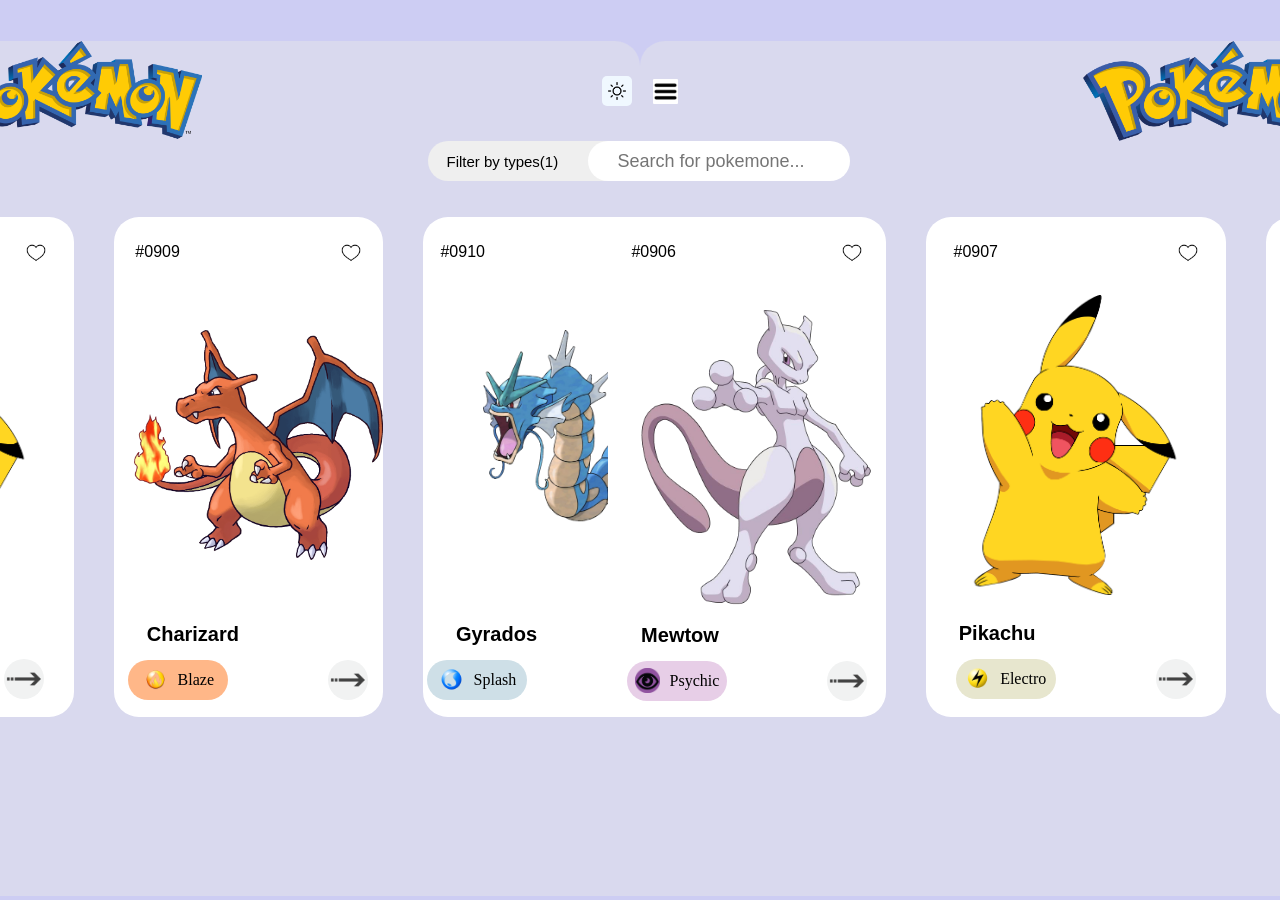
<file: 01_Assignment 1/index.html>
<!doctype html>
<html lang="en">
  <head>
    <meta charset="UTF-8" />
    <meta name="viewport" content="width=device-width, initial-scale=1.0" />
    <title>PokeVerse - Explore Your Favorite Pokémon</title>
    <meta name="description" content="PokeVerse is a Pokémon-themed web page built using HTML and CSS. Explore Pokémon cards, search your favorite characters, and enjoy a clean modern UI design.">
    <link rel="stylesheet" href="style.css" />
    <link
      rel="stylesheet"
      href="https://cdnjs.cloudflare.com/ajax/libs/font-awesome/6.5.1/css/all.min.css"/>
      <link rel="icon" type="image/png" href="./pokeball.png">
  </head>
  <body>
    <div id="container">
      <div id="nav">
        <img id="menubar" src="./images.png" alt="" />
        <img id="pokelogo" src="./pngegg.png" alt="image not found" />
        <div id="nightmode">
          <img id="sun" src="./sun.png" alt="" />
        </div>
      </div>

      <div id="header">
        <input type="text"placeholder="Search for pokemone..."id="inputpoke"/>
        <div id="right">
          <select name="Filter " id="Filter">
            <option>Filter by types(1)</option>
          </select>
          <img src="./sort button.png" alt="not found" id="sortbutton" />
        </div>

      </div>
      <br><br>

      <div id="mainbody">
        <div class="all" id="card1">
          <div id="top"><p id="code">#0906</p> <img id="heart" src="./heart button.png" alt=""> </div> <br>
          <img id="mew" src="./mewtow.png" alt=""><br>
          <h1>Mewtow</h1>
          <div id="bottom">
              <div class="attack">
                <img id="mewatk" src="./energymew.png"alt="">
                <p id="atk_nme">Psychic</p>
              </div>
              <img  id="arrow" src="./arrow.png" alt="">
          </div>
        </div>
        <div class="all" id="card2">
          <div id="top"><p id="code">#0907</p> <img id="heart" src="./heart button.png" alt=""> </div> <br>
          <img id="pika" src="./pikachu (1).png" alt=""><br><br>
          <h1>Pikachu</h1>
          <div id="bottom">
              <div class="attack2">
                <img id="mewatk" src="./pika atk.png"alt="">
                <p id="atk_nme">Electro</p>
              </div>
              <img  id="arrow" src="./arrow.png" alt="">
          </div> 
        </div>
        <div class="all" id="card3">
          <div id="top"><p id="code">#0909</p> <img id="heart" src="./heart button.png" alt=""> </div> <br>
          <img id="chari" src="./charizard.png" alt=""><br><br><br><br>
          <h1>Charizard</h1> 
          <div id="bottom">
              <div class="attack3">
                <img id="mewatk" src="./fire logo.png"alt="">
                <p id="atk_nme">Blaze</p>
              </div>
              <img  id="arrow" src="./arrow.png" alt="">
          </div>
          </div>
          <div class="all" id="card4">
            <div id="top"><p id="code">#0910</p> <img id="heart" src="./heart button.png" alt=""> </div> <br>
          <img id="gly" src="./gly.png" alt=""><br><br><br><br>
          <h1>Gyrados</h1>
          <div id="bottom">
              <div class="attack4">
                <img id="mewatk" src="./splash.png"alt="">
                <p id="atk_nme">Splash</p>
              </div>
              <img  id="arrow" src="./arrow.png" alt="">
          </div>
          </div>
        </div>   
        </div>
    </div>
  </body> 
</html>

<!doctype html>
<html lang="en">
  <head>
    <meta charset="UTF-8" />
    <meta name="viewport" content="width=device-width, initial-scale=1.0" />
    <title>PokeVerse - Explore Your Favorite Pokémon</title>
    <meta name="description" content="PokeVerse is a Pokémon-themed web page built using HTML and CSS. Explore Pokémon cards, search your favorite characters, and enjoy a clean modern UI design.">
    <link rel="stylesheet" href="style.css" />
    <link
      rel="stylesheet"
      href="https://cdnjs.cloudflare.com/ajax/libs/font-awesome/6.5.1/css/all.min.css"/>
      <link rel="icon" type="image/png" href="./pokeball.png">
  </head>
  <body>
    <div id="container">
      <div id="nav">
        <img id="menubar" src="./images.png" alt="" />
        <img id="pokelogo" src="./pngegg.png" alt="image not found" />
        <div id="nightmode">
          <img id="sun" src="./sun.png" alt="" />
        </div>
      </div>

      <div id="header">
        <input type="text"placeholder="Search for pokemone..."id="inputpoke"/>
        <div id="right">
          <select name="Filter " id="Filter">
            <option>Filter by types(1)</option>
          </select>
          <img src="./sort button.png" alt="not found" id="sortbutton" />
        </div>

      </div>
      <br><br>

      <div id="mainbody">
        <div class="all" id="card1">
          <div id="top"><p id="code">#0906</p> <img id="heart" src="./heart button.png" alt=""> </div> <br>
          <img id="mew" src="./mewtow.png" alt=""><br>
          <h1>Mewtow</h1>
          <div id="bottom">
              <div class="attack">
                <img id="mewatk" src="./energymew.png"alt="">
                <p id="atk_nme">Psychic</p>
              </div>
              <img  id="arrow" src="./arrow.png" alt="">
          </div>
        </div>
        <div class="all" id="card2">
          <div id="top"><p id="code">#0907</p> <img id="heart" src="./heart button.png" alt=""> </div> <br>
          <img id="pika" src="./pikachu (1).png" alt=""><br><br>
          <h1>Pikachu</h1>
          <div id="bottom">
              <div class="attack2">
                <img id="mewatk" src="./pika atk.png"alt="">
                <p id="atk_nme">Electro</p>
              </div>
              <img  id="arrow" src="./arrow.png" alt="">
          </div> 
        </div>
        <div class="all" id="card3">
          <div id="top"><p id="code">#0909</p> <img id="heart" src="./heart button.png" alt=""> </div> <br>
          <img id="chari" src="./charizard.png" alt=""><br><br><br><br>
          <h1>Charizard</h1> 
          <div id="bottom">
              <div class="attack3">
                <img id="mewatk" src="./fire logo.png"alt="">
                <p id="atk_nme">Blaze</p>
              </div>
              <img  id="arrow" src="./arrow.png" alt="">
          </div>
          </div>
          <div class="all" id="card4">
            <div id="top"><p id="code">#0910</p> <img id="heart" src="./heart button.png" alt=""> </div> <br>
          <img id="gly" src="./gly.png" alt=""><br><br><br><br>
          <h1>Gyrados</h1>
          <div id="bottom">
              <div class="attack4">
                <img id="mewatk" src="./splash.png"alt="">
                <p id="atk_nme">Splash</p>
              </div>
              <img  id="arrow" src="./arrow.png" alt="">
          </div>
          </div>
        </div>   
        </div>
    </div>
  </body> 
</html>
</file>
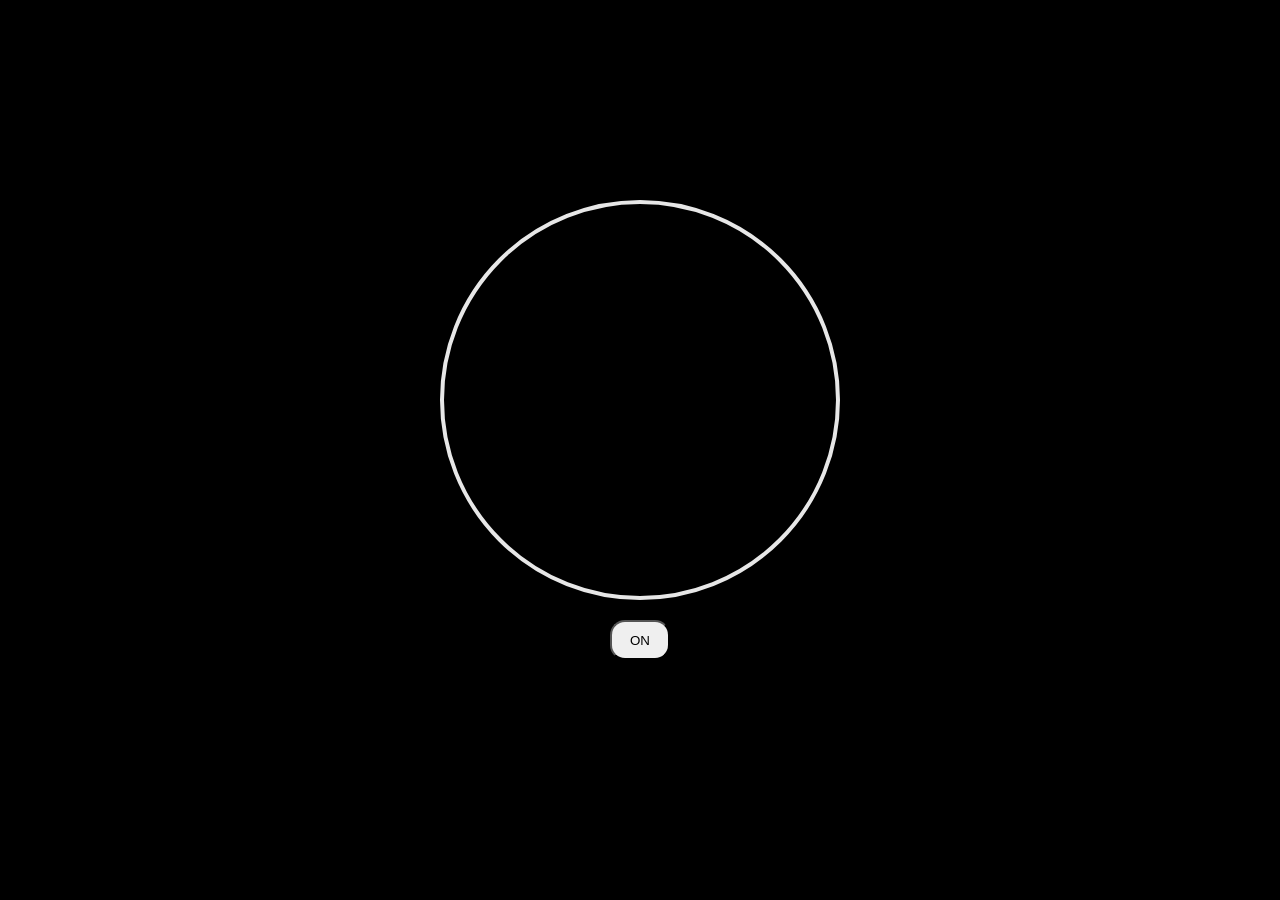
<file: 06_DOM/BULB_PROJ/index.html>
<!DOCTYPE html>
<html lang="en">
<head>
    <meta charset="UTF-8">
    <meta name="viewport" content="width=device-width, initial-scale=1.0">
    <title>DOM</title>

    <link rel="stylesheet" href="./style.css">
    
    <script src="./button.js" defer></script>
    <!-- <script src="./script.js" defer></script> -->
</head>
<body>
    <main>
        <div class="BULB"></div>
        <button>ON</button>
    </main>
</body>
</html>
</file>
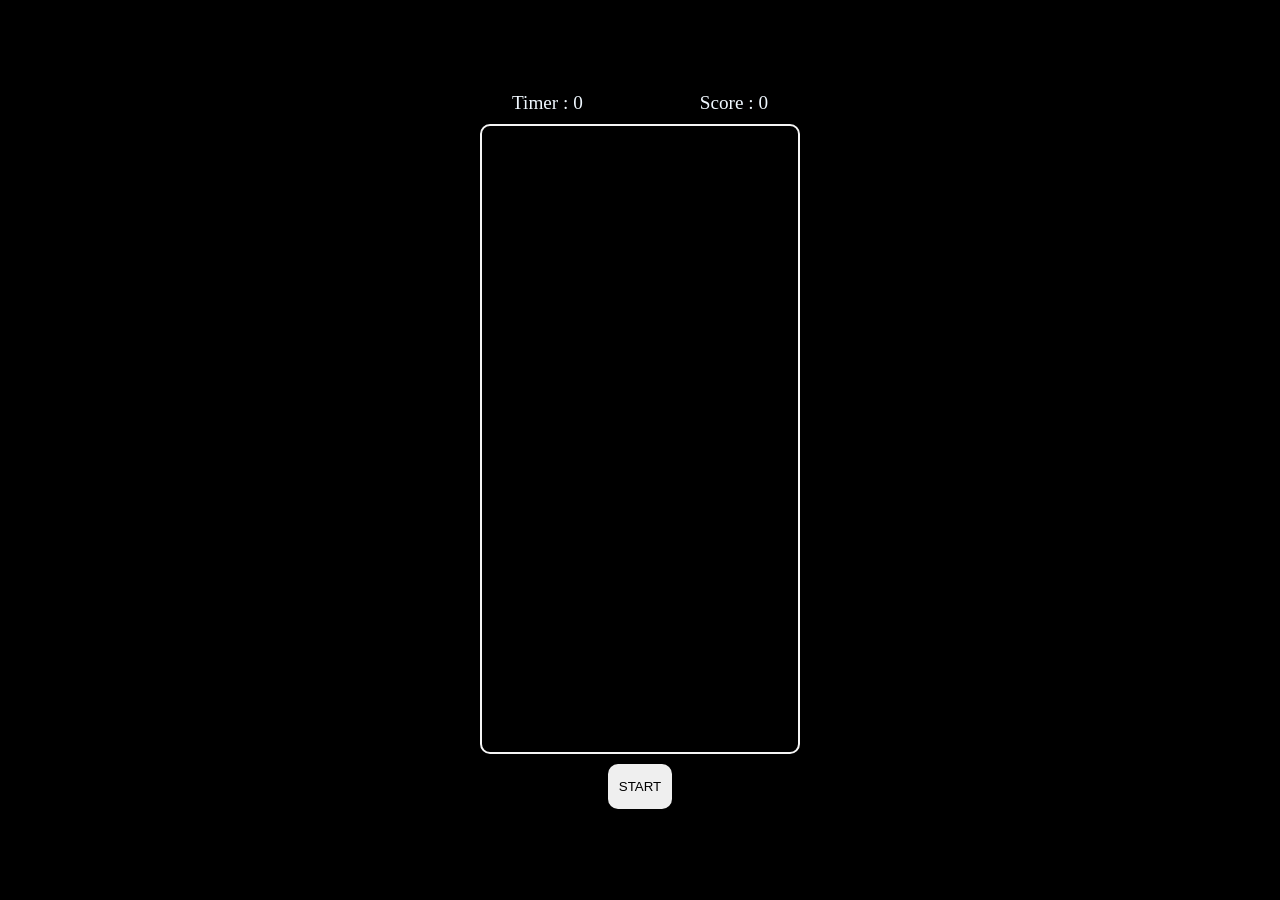
<file: 06_DOM/PROJECTS/Box_Proj/index.html>
<!DOCTYPE html>
<html lang="en">
<head>
    <meta charset="UTF-8">
    <meta name="viewport" content="width=device-width, initial-scale=1.0">
    <title>Document</title>
    <link rel="stylesheet" href="style.css">
    <script src="scipt.js" defer></script>
</head>
<body>
    <div id="top">
        <p>Timer : <span id="timer">0</span>
        <p>Score : <span id="score">0</span>
    </div>
    <main>
        
    </main>
    <button>START</button>
    <div id="overlay">
        <h1>game over</h1>
    </div>
</body>
</html>
</file>
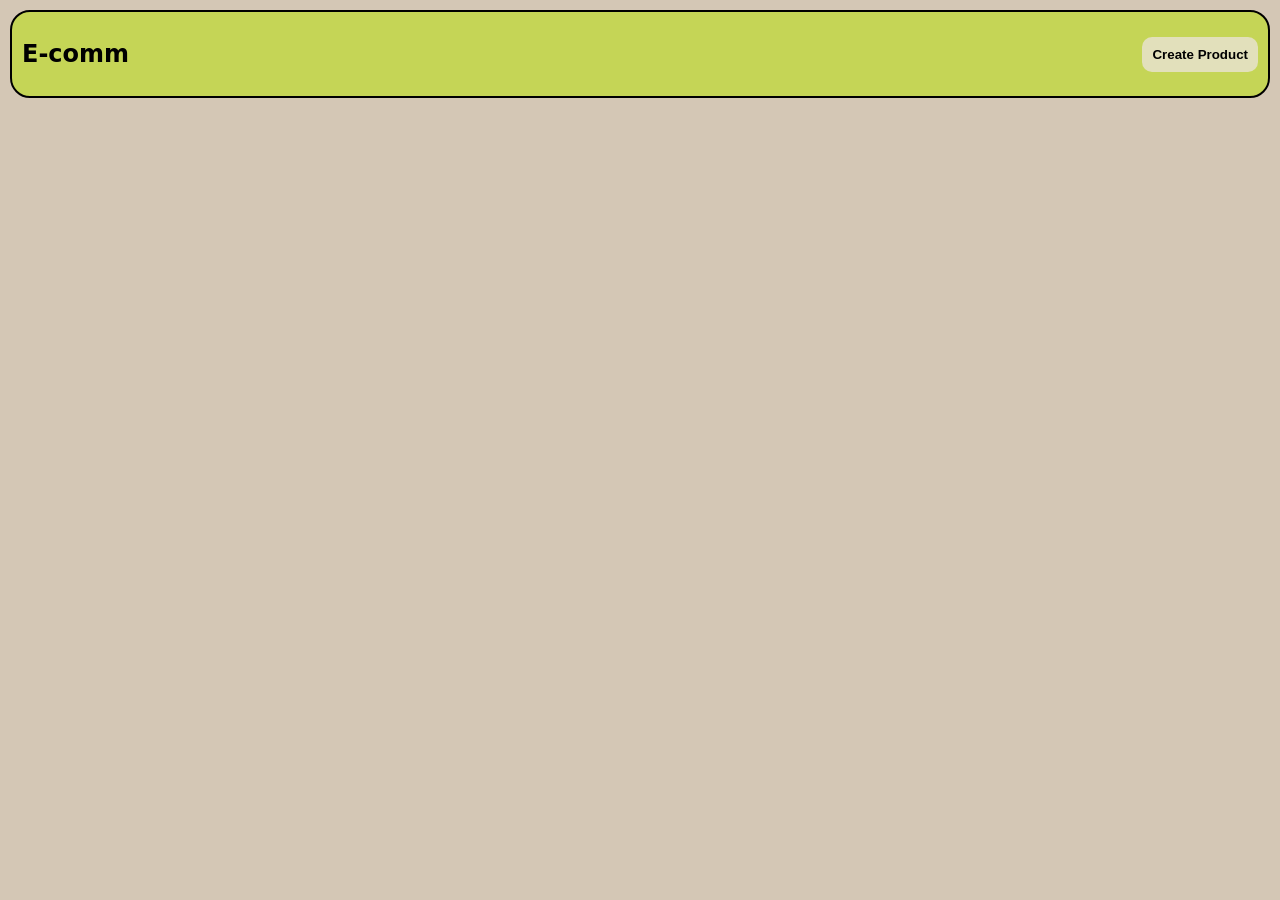
<file: 06_DOM/PROJECTS/E-commers_proj/index.html>
<!DOCTYPE html>
<html lang="en">
<head>
    <meta charset="UTF-8">
    <meta name="viewport" content="width=device-width, initial-scale=1.0">
    <title>E-commerse</title>
    <link rel="stylesheet" href="style.css">
    <script src="Ecom.js" defer></script>
</head>
<body>
    <main>
        <nav>
                <h1>E-comm</h1>
            <button id="creatBtn">Create Product</button>
        </nav>
    

    <div class="products">
        
    </div>
    
    <div class="form">
        <form>
            <div class="txt"> 
                <h1>Create product</h1>
                <h1 id="close">X</h1>
            </div>
            <input type="text" placeholder="Product name"/>
            <input type="text" placeholder="Discription"/>
            <input type="number" placeholder="Price"/>
            <input type="url" placeholder="Image url"/>
            <button>Create</button>
        </form>
    </div>
    </main>

</body>
</html>
</file>
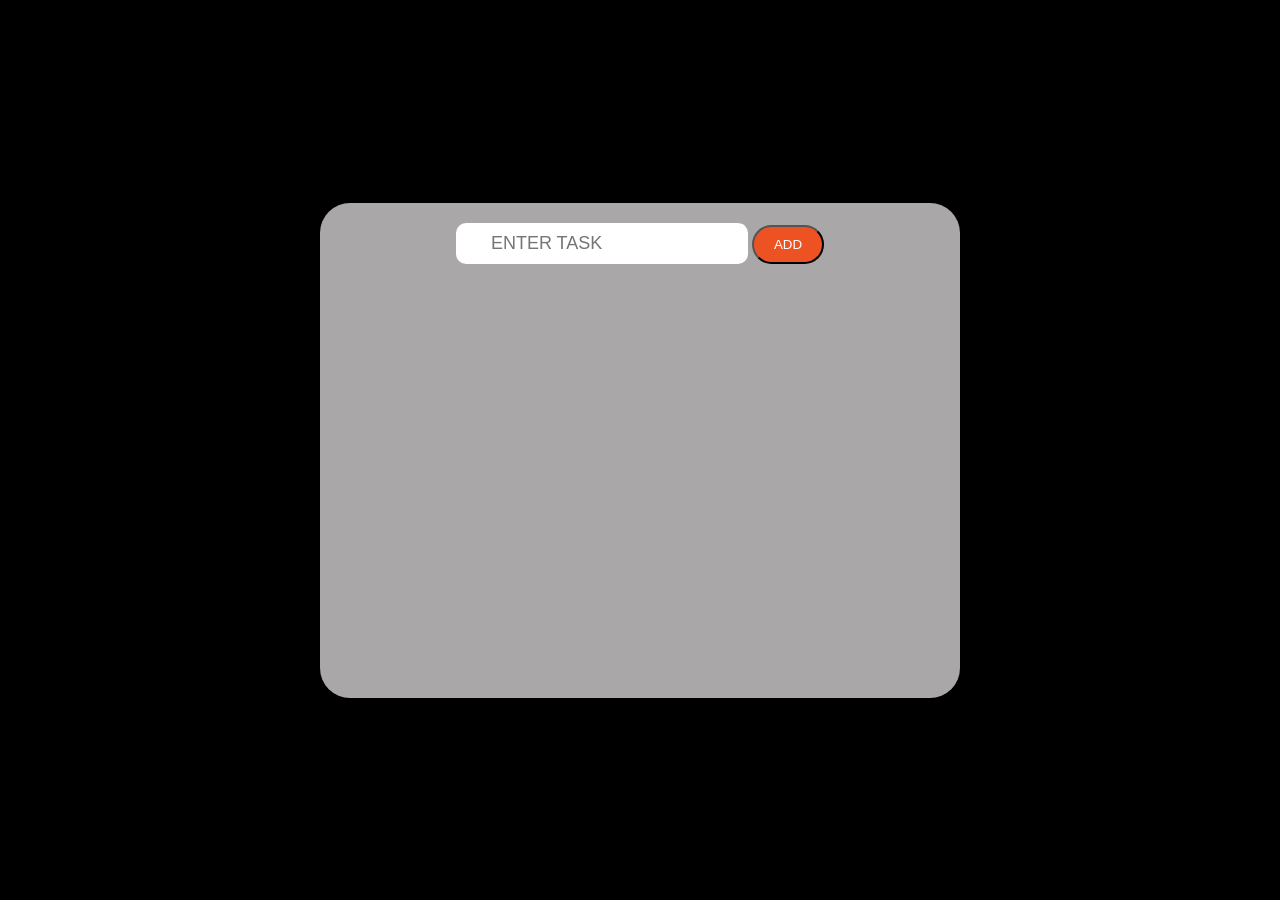
<file: 06_DOM/PROJECTS/To_do_list/index.html>
<!DOCTYPE html>
<html lang="en">
<head>
    <meta charset="UTF-8">
    <meta name="viewport" content="width=device-width, initial-scale=1.0">
    <title> TO_DO_LIST</title>
    <link rel="stylesheet" href="style.css">
    <script src="ToDo.js" defer></script>
</head>
<body>
    <main>
        <div>
            <input type="TEXT" placeholder=" ENTER TASK">  
            <button id="add">ADD</button>
        </div>


        <div class="TO_DO_LIST">
            
        </div>
    </main>
</body>
</html>
</file>
<file: 01_Assignment 1/style.css>
*{
    margin: 0;
    padding: 0;
    box-sizing: border-box;
}

html,body{
    background-color: rgb(205, 205, 243);
    height: 100%;
    width: 100%;
    display: flex;
    justify-content: center;
    align-items: center;
}
#container{ 
    height: 95vh;
    width: 90vw;
    background-color: rgb(217, 217, 238);
    gap: 190px;
    margin-top: 37px;
    border-top-left-radius:25px;
    border-top-right-radius:25px;


}
#pokelogo{
    height: 100px;
    transition-duration: 0.6s;
}
#pokelogo:hover{
    transform: scale(1.1);
}

#menubar{
    height: 35px;  
    padding: 5px;
    border-radius:6px;
}
#menubar:hover{
    transform: scale(1.1);
    color: aliceblue;
    cursor: pointer;
}
#nightmode{
    display: flex;
    height: 30px;
    background-color: aliceblue;
    padding: 6px;
border-radius: 5px;
}
#sun{
    height: 30;
    transition-duration: 0.6s ;
}
#nav{
    height: 100px;
    width: 100%;
    display: flex;
    justify-content: center;
    align-items: center;
    gap:400px;
}
#sun:hover{
    transform:scale(1.3);  
    cursor: pointer;
}

#inputpoke{
    border: none;    
    height: 40px;
    width: 300px;
    border-radius:20px;
    padding-left: 30px;
    font-size: 18px;
    transition: transform 0.5s;
}

#Filter{
    border: none;
    height: 40px;
    width: 220px;
    border-radius:20px;
    padding-left: 15px;
    font-size: 15px;
    transition-duration: 0.6s;

}

#header{
    display:flex;
    justify-content: center;
    gap: 730px;
    align-items: center;
}

#Filter:hover{
    transform: scale(1.1);
}

#inputpoke:hover{
    transform: scale(1.1);
    cursor: pointer;
}
#sortbutton{
    border:none;
    background-color: aliceblue;
    border-radius: 7px;
    height: 30px;
    padding: 4px;
    transition-duration: 0.6s ; 
}
#sortbutton:hover{
    transform: scale(1.1);
    cursor: pointer;
}

#mainbody{
    display: flex;
    justify-content: center;
    gap: 40px;
    width:100%;
    height: 500px;
    background-color: rgba(0, 255, 255, 0);
    margin-bottom: 30px;
    position: relative;
}

.all{
    height: 100%;
    width:300px ;
    background-color: rgb(255, 255, 255);
    border-radius: 25px;
    transition: all 0.3s;
}
.all:hover{
    transform: scale(1.05);
    box-shadow: 0 0 20px 10px rgba(116, 87, 116, 0.499);
    cursor: pointer;
}


#right{
    display: flex;
    justify-content: center;
    align-items: center;
    gap: 15px;
}

#top{
    background-color: rgba(255, 235, 205, 0);
    display: flex;
    justify-content: center;
    align-items: center;
    height: 30px;
    margin-top:20px ;
    gap: 60%;
}
#code{
    font-family: 'Gill Sans', 'Gill Sans MT', Calibri, 'Trebuchet MS', sans-serif;
}

#heart{
    height: 20px;
}

#mew{
    height: 330px;
    margin-left: 22px;
    border-radius: 50px;
}

#bottom{
    display: flex;
    align-items: center;
    justify-content: center;
    gap: 100px;
    width: 100%;
    height: 67px;
    background-color: rgba(0, 0, 0, 0);
    border-radius: 25px;
}

h1{
    display: flex;
    margin-left: 33px;
    margin-top: 5px;
    font-size: 20px;
    font-family: Arial, Helvetica, sans-serif;
}

.attack{
    height: 40px;
    width: 100px;
    background-color: #e7cee7;
    display: flex;
    align-items: center;
    justify-content: center;
    gap:10px;
    border-radius: 50px;
}

#mewatk{
    height:25px;
}

#arrow{
    height: 40px;
    background-color: rgb(241, 242, 242);
    border-radius: 50px;
}
#arrow:hover{
    box-shadow: 0 0 10px 1px rgba(0, 0, 0, 0.381);
}

#pika{
    height: 300px;
    margin-top: 10px;
}

.attack2{
    height: 40px;
    width: 100px;
    background-color: #e7e6ce;
    display: flex;
    align-items: center;
    justify-content: center;
    gap:10px;
    border-radius: 50px;
}


.attack3{
    height: 40px;
    width: 100px;
    background-color: #ff660077;
    display: flex;
    align-items: center;
    justify-content: center;
    gap:10px;
    border-radius: 50px;
}


.attack4{
    height: 40px;
    width: 100px;
    background-color: #cedfe7;
    display: flex;
    align-items: center;
    justify-content: center;
    gap:10px;
    border-radius: 50px;
}


#chari{
    height: 230px;
    margin-left:20px ;
    margin-top: 45px;
}


#gly{
    height: 230px;
    margin-left:60px ;
    margin-top: 45px;
} 


#btm{
    height: 100px;
    width:100%;
    background-color: aqua;
}


#btmcards{
    height: 100px;
    width:200px;
    background-color: rgb(255, 0, 0);
=======
*{
    margin: 0;
    padding: 0;
    box-sizing: border-box;
}

html,body{
    background-color: rgb(205, 205, 243);
    height: 100%;
    width: 100%;
    display: flex;
    justify-content: center;
    align-items: center;
}
#container{ 
    height: 95vh;
    width: 90vw;
    background-color: rgb(217, 217, 238);
    gap: 190px;
    margin-top: 37px;
    border-top-left-radius:25px;
    border-top-right-radius:25px;


}
#pokelogo{
    height: 100px;
    transition-duration: 0.6s;
}
#pokelogo:hover{
    transform: scale(1.1);
}

#menubar{
    height: 35px;  
    padding: 5px;
    border-radius:6px;
}
#menubar:hover{
    transform: scale(1.1);
    color: aliceblue;
    cursor: pointer;
}
#nightmode{
    display: flex;
    height: 30px;
    background-color: aliceblue;
    padding: 6px;
border-radius: 5px;
}
#sun{
    height: 30;
    transition-duration: 0.6s ;
}
#nav{
    height: 100px;
    width: 100%;
    display: flex;
    justify-content: center;
    align-items: center;
    gap:400px;
}
#sun:hover{
    transform:scale(1.3);  
    cursor: pointer;
}

#inputpoke{
    border: none;    
    height: 40px;
    width: 300px;
    border-radius:20px;
    padding-left: 30px;
    font-size: 18px;
    transition: transform 0.5s;
}

#Filter{
    border: none;
    height: 40px;
    width: 220px;
    border-radius:20px;
    padding-left: 15px;
    font-size: 15px;
    transition-duration: 0.6s;

}

#header{
    display:flex;
    justify-content: center;
    gap: 730px;
    align-items: center;
}

#Filter:hover{
    transform: scale(1.1);
}

#inputpoke:hover{
    transform: scale(1.1);
    cursor: pointer;
}
#sortbutton{
    border:none;
    background-color: aliceblue;
    border-radius: 7px;
    height: 30px;
    padding: 4px;
    transition-duration: 0.6s ; 
}
#sortbutton:hover{
    transform: scale(1.1);
    cursor: pointer;
}

#mainbody{
    display: flex;
    justify-content: center;
    gap: 40px;
    width:100%;
    height: 500px;
    background-color: rgba(0, 255, 255, 0);
    margin-bottom: 30px;
    position: relative;
}

.all{
    height: 100%;
    width:300px ;
    background-color: rgb(255, 255, 255);
    border-radius: 25px;
    transition: all 0.3s;
}
.all:hover{
    transform: scale(1.05);
    box-shadow: 0 0 20px 10px rgba(116, 87, 116, 0.499);
    cursor: pointer;
}


#right{
    display: flex;
    justify-content: center;
    align-items: center;
    gap: 15px;
}

#top{
    background-color: rgba(255, 235, 205, 0);
    display: flex;
    justify-content: center;
    align-items: center;
    height: 30px;
    margin-top:20px ;
    gap: 60%;
}
#code{
    font-family: 'Gill Sans', 'Gill Sans MT', Calibri, 'Trebuchet MS', sans-serif;
}

#heart{
    height: 20px;
}

#mew{
    height: 330px;
    margin-left: 22px;
    border-radius: 50px;
}

#bottom{
    display: flex;
    align-items: center;
    justify-content: center;
    gap: 100px;
    width: 100%;
    height: 67px;
    background-color: rgba(0, 0, 0, 0);
    border-radius: 25px;
}

h1{
    display: flex;
    margin-left: 33px;
    margin-top: 5px;
    font-size: 20px;
    font-family: Arial, Helvetica, sans-serif;
}

.attack{
    height: 40px;
    width: 100px;
    background-color: #e7cee7;
    display: flex;
    align-items: center;
    justify-content: center;
    gap:10px;
    border-radius: 50px;
}

#mewatk{
    height:25px;
}

#arrow{
    height: 40px;
    background-color: rgb(241, 242, 242);
    border-radius: 50px;
}
#arrow:hover{
    box-shadow: 0 0 10px 1px rgba(0, 0, 0, 0.381);
}

#pika{
    height: 300px;
    margin-top: 10px;
}

.attack2{
    height: 40px;
    width: 100px;
    background-color: #e7e6ce;
    display: flex;
    align-items: center;
    justify-content: center;
    gap:10px;
    border-radius: 50px;
}


.attack3{
    height: 40px;
    width: 100px;
    background-color: #ff660077;
    display: flex;
    align-items: center;
    justify-content: center;
    gap:10px;
    border-radius: 50px;
}


.attack4{
    height: 40px;
    width: 100px;
    background-color: #cedfe7;
    display: flex;
    align-items: center;
    justify-content: center;
    gap:10px;
    border-radius: 50px;
}


#chari{
    height: 230px;
    margin-left:20px ;
    margin-top: 45px;
}


#gly{
    height: 230px;
    margin-left:60px ;
    margin-top: 45px;
} 


#btm{
    height: 100px;
    width:100%;
    background-color: aqua;
}


#btmcards{
    height: 100px;
    width:200px;
    background-color: rgb(255, 0, 0);
}
</file>
<file: 06_DOM/BULB_PROJ/style.css>
*{
    margin: 0;
    padding: 0;
    box-sizing: border-box;
}

body {
    height: 100%;
    width: 100%;
    background-color: black;
}


main {
    display: flex;
    flex-direction: column;
    align-items: center;
    height: 100%;
    width: 100%;
    gap: 20px;
    padding-top: 200px;
}


.BULB {
    height: 400px;
    width: 400px;
    background-color:transparent;
    border-radius: 200px;
    border: 4px,solid,rgb(231, 231, 231);
}

button{
    height: 40px;
    width: 60px;
    border-radius: 15px;
}

.lightupp{
background-color: yellow;
}
</file>
<file: 06_DOM/PROJECTS/Box_Proj/style.css>
*{
    margin: 0;
    padding: 0;
    box-sizing: border-box;
}


html, body{
    height: 100%;
    width: 100%;
    background-color: rgb(0, 0, 0);
    display: flex;
    align-items: center;
    justify-content: center;
    flex-direction: column;
    gap: 10px;
    
}


main{
    position: relative;
    height: 70%;
    width: 25%;
    border-radius: 10px;
    border: 2px solid whitesmoke;
    padding: 10px;
}


.box{
    position: absolute;
    height: 16%;
    width: 25%;
    background-color: rgb(218, 38, 38);
    border-radius: 100px;
}

button{
    height: 5%;
    width: 5%;
    border-radius: 10px;
    border: none;
    color: black;
}

#top{
    width: 20%;
    display:flex;
    justify-content: space-between;
    font-size: larger;
    color: aliceblue;
}

#overlay{
    font-family:Cambria, Cochin, Georgia, Times, 'Times New Roman', serif;
    text-transform: uppercase;
    font-size: 50px;
    display: none;
    justify-content: center;
    align-items: center;
    position: absolute;
    height: 100%;
    width: 100%;
    color: aliceblue;
    background-color: rgba(0, 0, 0, 0.785);

}
</file>
<file: 06_DOM/PROJECTS/E-commers_proj/style.css>
*{
    margin: 0;
    padding: 0;
    box-sizing: border-box;
}


html, body{
    height: 100%;
    width: 100%;
}

main{
    height: 100%;
    width: 100%;
    padding: 10px;
    background-color: rgb(212, 199, 181);
    font-family: system-ui, -apple-system, BlinkMacSystemFont, 'Segoe UI', Roboto, Oxygen, Ubuntu, Cantarell, 'Open Sans', 'Helvetica Neue', sans-serif;
}

nav{
    display: flex;
    align-items: center;
    justify-content: space-between;
    height: 10%;
    width: 100%;
    background-color: rgba(190, 221, 37, 0.653);
    padding: 10px;
    border: 2px solid black;
    border-radius: 20px;
}


button{
    font-weight: 600;
    background-color: rgba(236, 229, 221, 0.749);
    border-radius: 10px;
    padding: 10px;
    border: none;
    cursor: pointer;
}


.products{
    display: flex;
    gap: 20px;
    flex-wrap: wrap;
    height: 90%;
    width: 100%;
    padding: 20px;
    
}

.product_card{
    padding: 10px;
    height: 60%;
    width: 20%;
    border-radius: 20px;
    background-color: rgb(233, 244, 244);
    box-shadow: 3px 0px 20px rgba(0, 0, 0, 0.799);
    display: flex;
    flex-direction: column;
    gap: 5px;
}

.img{
    height: 70%;
    width: 100%;
}

.img img{
height: 100%;
width: 100%;
object-fit: cover;
border-radius: 20px;
}   

.text{
    display: flex;
    flex-direction: column;
    gap: 2px;
}

.btns{
    width: 100%;
    display: flex;
    justify-content: space-between;
}


#ubd{
    background-color: rgba(220, 153, 29, 0.932);
    color: rgb(249, 241, 241);
}


#del{
    background-color: rgba(240, 36, 36, 0.963);
    color: rgb(233, 219, 219);
}


.form{
    height: 100%;
    width: 100%;
    background-color: rgba(0, 0, 0, 0.655);
    position: absolute;
    top: 0;
    left: 0;
    display: none;
    flex-direction: column;
    justify-content: center;
    align-items: center;
}

form{
    width: 50%;
    background-color: aliceblue;
    display: flex;
    flex-direction: column;
    gap: 20px;
    border-radius: 15px;
    padding: 20px;
}

input{
    padding: 10px;
    border-radius: 10px;
    outline: none;
    border: 1px solid black;

}

.txt{
    display: flex;
    justify-content: space-between;
    
}

#close{
    cursor: pointer;
}
</file>
<file: 06_DOM/PROJECTS/To_do_list/style.css>
*{
    margin: 0;
    padding: 0;
    box-sizing: border-box;
}


html, body{
    height: 100%;
    width: 100%;
    background-color: rgb(0, 0, 0);
    display: flex;
    justify-content: center;
    align-items: center;
}


main {
    height: 55%;
    width: 50%;
    padding: 20px;
    border-radius: 30px;
    background-color: rgba(197, 195, 195, 0.858);
    display: flex;
    flex-direction: column;
    align-items: center;
    gap: 30px;
}

input{
    font-weight: 200;
    font-size: large;
    padding: 10px 30px;
    border-radius: 10px;
    border: none;
}


#add{
    padding: 10px 20px;
    background-color: rgba(250, 65, 8, 0.833);
    border-radius: 20px;
    color: white;
    cursor: pointer;
}


.TO_DO_LIST{
    display: flex;
    flex-direction: column;
    justify-content: center;
    width: 70%;    
    gap: 20px;
}

.LIST{
display: flex;
width: 100%;
padding: 10px 20px;
border-radius: 15px;
justify-content: space-between;
align-items: center;
background-color: rgb(255, 255, 255);
}


h3{
    font-family: Cambria, Cochin, Georgia, Times, 'Times New Roman', serif;
    font-size: 25px;
    padding: 10px ;     
    font-weight: 300;
}



.btn{
    padding: 5px 25px;
    border-radius: 10px;
    cursor: pointer;
}


.edit{
    background-color: rgb(105, 137, 50);
    color: white;
}


.delete{
    background-color: rgba(203, 23, 23, 0.938);
    color: white;
}
</file>
